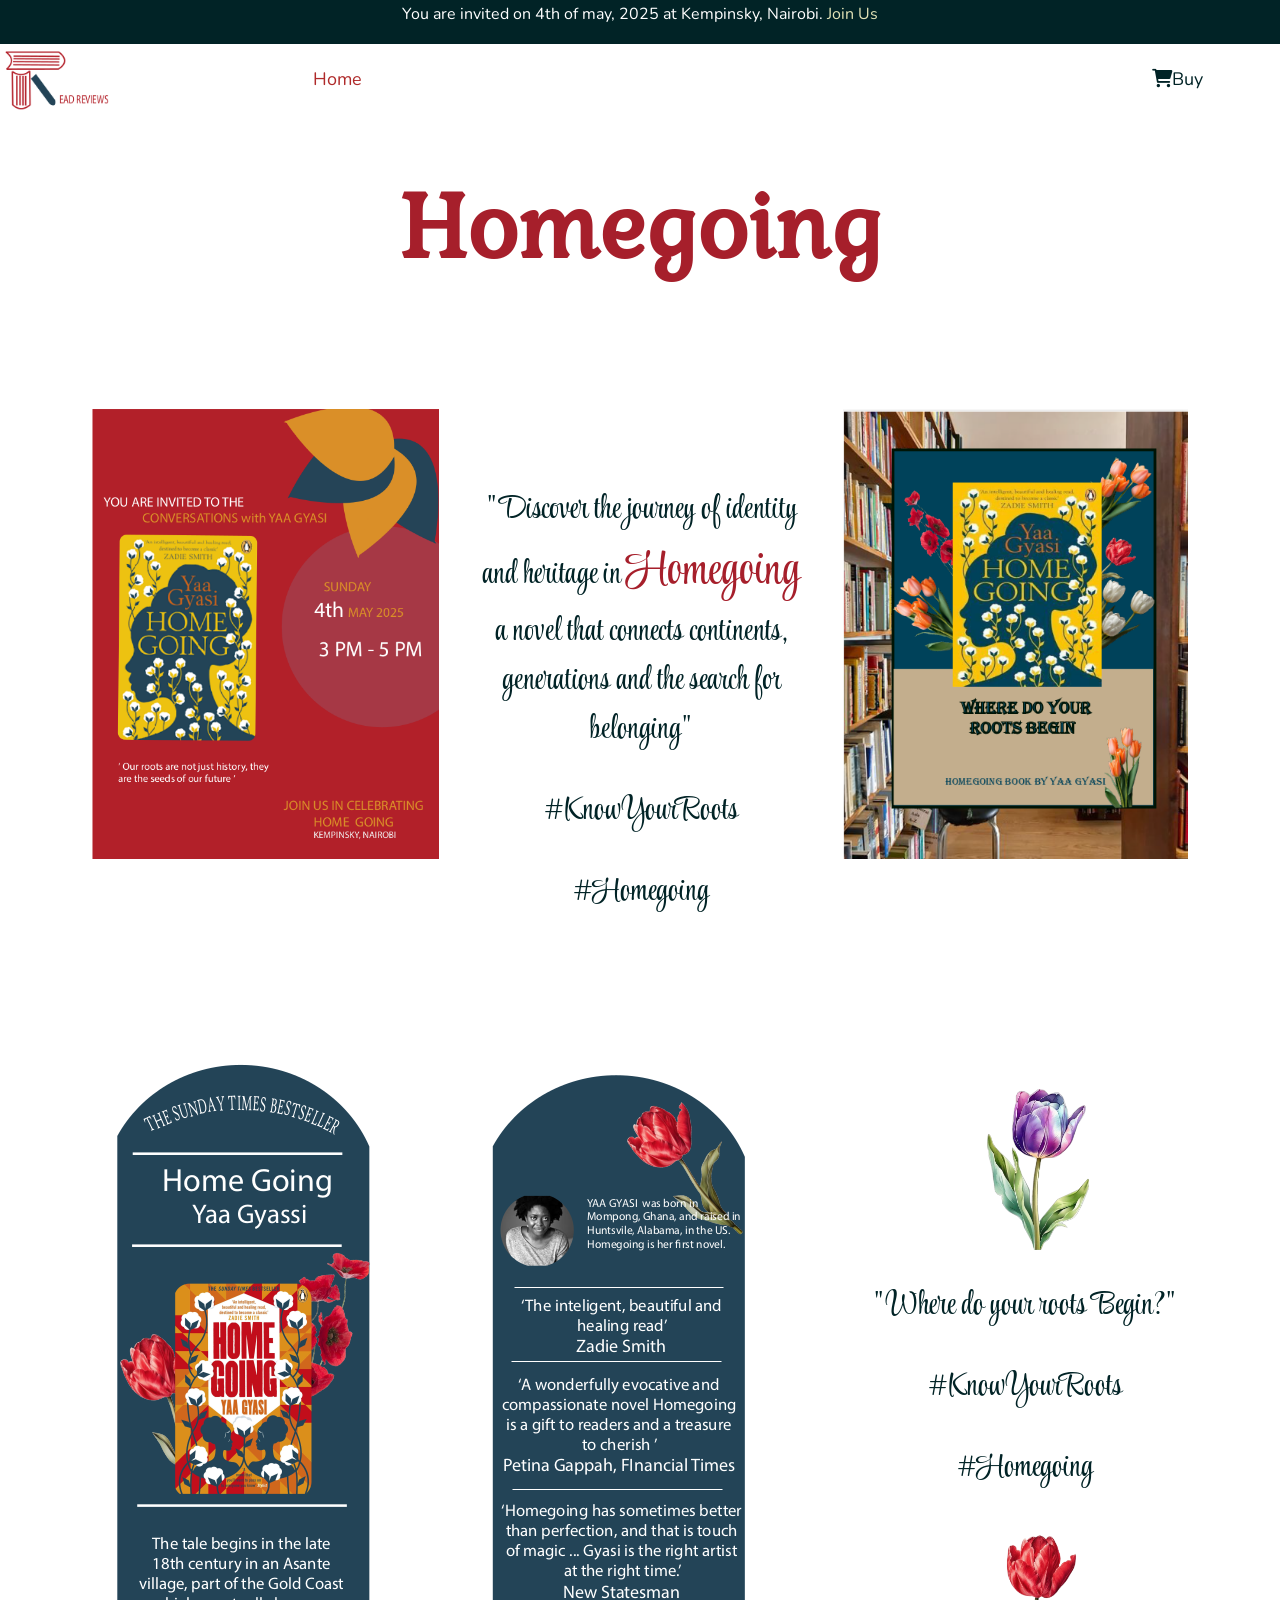
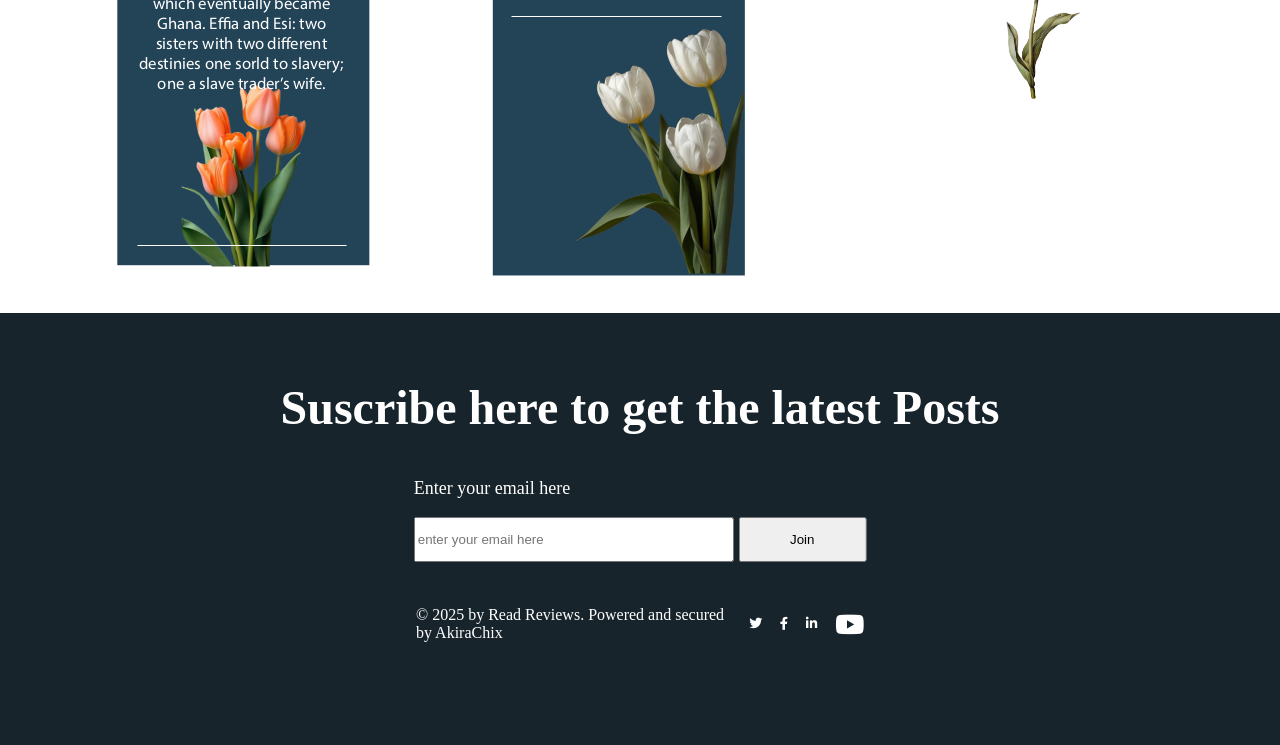
<file: join-us.html>
!DOCTYPE html>
<html lang="en">

<head>
    <meta charset="UTF-8">
    <meta name="viewport" content="width=device-width, initial-scale=1.0">
    <link rel="stylesheet" href="join-us.css">
    <link rel="icon" type="image/x-icon" href="fontsAndImages/logo.png">

    <link rel="stylesheet" href="https://cdnjs.cloudflare.com/ajax/libs/font-awesome/6.0.0-beta3/css/all.min.css">
    <title>Read Review</title>
</head>

<body>

    <div class="navigations">
        <div class="advertisement">
            <p>You are invited on 4th of may, 2025 at Kempinsky, Nairobi. <a href="join_us.html">Join Us</a></p>
        </div>
        <nav>
            <img src="fontsAndImages/logo.png" alt="logo">
            <div class="nav-links">
                <a href="index.html">Home</a>
            </div>
            <a href="https://textbookcentre.com/shop/homegoing-gyasi/?srsltid=AfmBOophGRXbcA2l_uqMnKS12m8nrY77syl3euBDuYIa990D3oJKunfZ"
                class="button"><i class="fa-solid fa-cart-shopping"></i>Buy</a>
        </nav>
    </div>
    <div class="title"> 
        <h1>Homegoing</h1>

    </div>
    <div class="socialmedia-card">
        <div>
            <img src="fontsAndImages/advertisement.png" alt="">
        </div>

        <div class="advertText">
            <p>"Discover the journey of identity and heritage in <span>Homegoing</span>  a novel that connects continents, generations and the search for belonging"</p>
            <p>#KnowYourRoots</p>
            <p>#Homegoing</p>
        </div>
        <div>
            <img src="fontsAndImages/bookp.png" />
        </div>
        
    </div>
    <div class="advert">
        <div class="image">
            <img src="fontsAndImages/book mark.png" />
        </div>
        <div class="advertText">
            <img id="flower2"  src="fontsAndImages/flower2-removebg-preview.png" alt="">
            <p >"Where do your roots Begin?"</p>
            <p>#KnowYourRoots</p>
            <p>#Homegoing</p>
            <img id="flower2" src="fontsAndImages/flower1-removebg-preview.png" alt="">
        </div>
    </div>
   
    <footer>
        <div class="join-us">
            <h2>Suscribe here to get the latest Posts</h2>
            <form action="">
                <label for="email">Enter your email here</label>
                <br>
                <input type="email" name="email" id="email" placeholder="enter your email here">
                <button type="button">Join</button>
            </form>
        </div>
        <div id="socials">
            <p>© 2025 by Read Reviews. Powered and secured by AkiraChix</p>

            <a href="https://x.com/akirachix"><i class="fa-brands fa-twitter"></i></a>
            <a href="https://www.facebook.com/AkiraChix/"><i class="fa-brands fa-facebook-f"></i></a>
            <a href="https://www.linkedin.com/company/akirachix/mycompany/?viewAsMember=true"><i
                    class="fa-brands fa-linkedin-in"></i></a>
            <a href="https://www.youtube.com/@AkiraChixKenya"><i class="fa-brands fa-youtube fa-2xl"></i></a>
        </div>
    </footer>
</body>

</html>
</file>
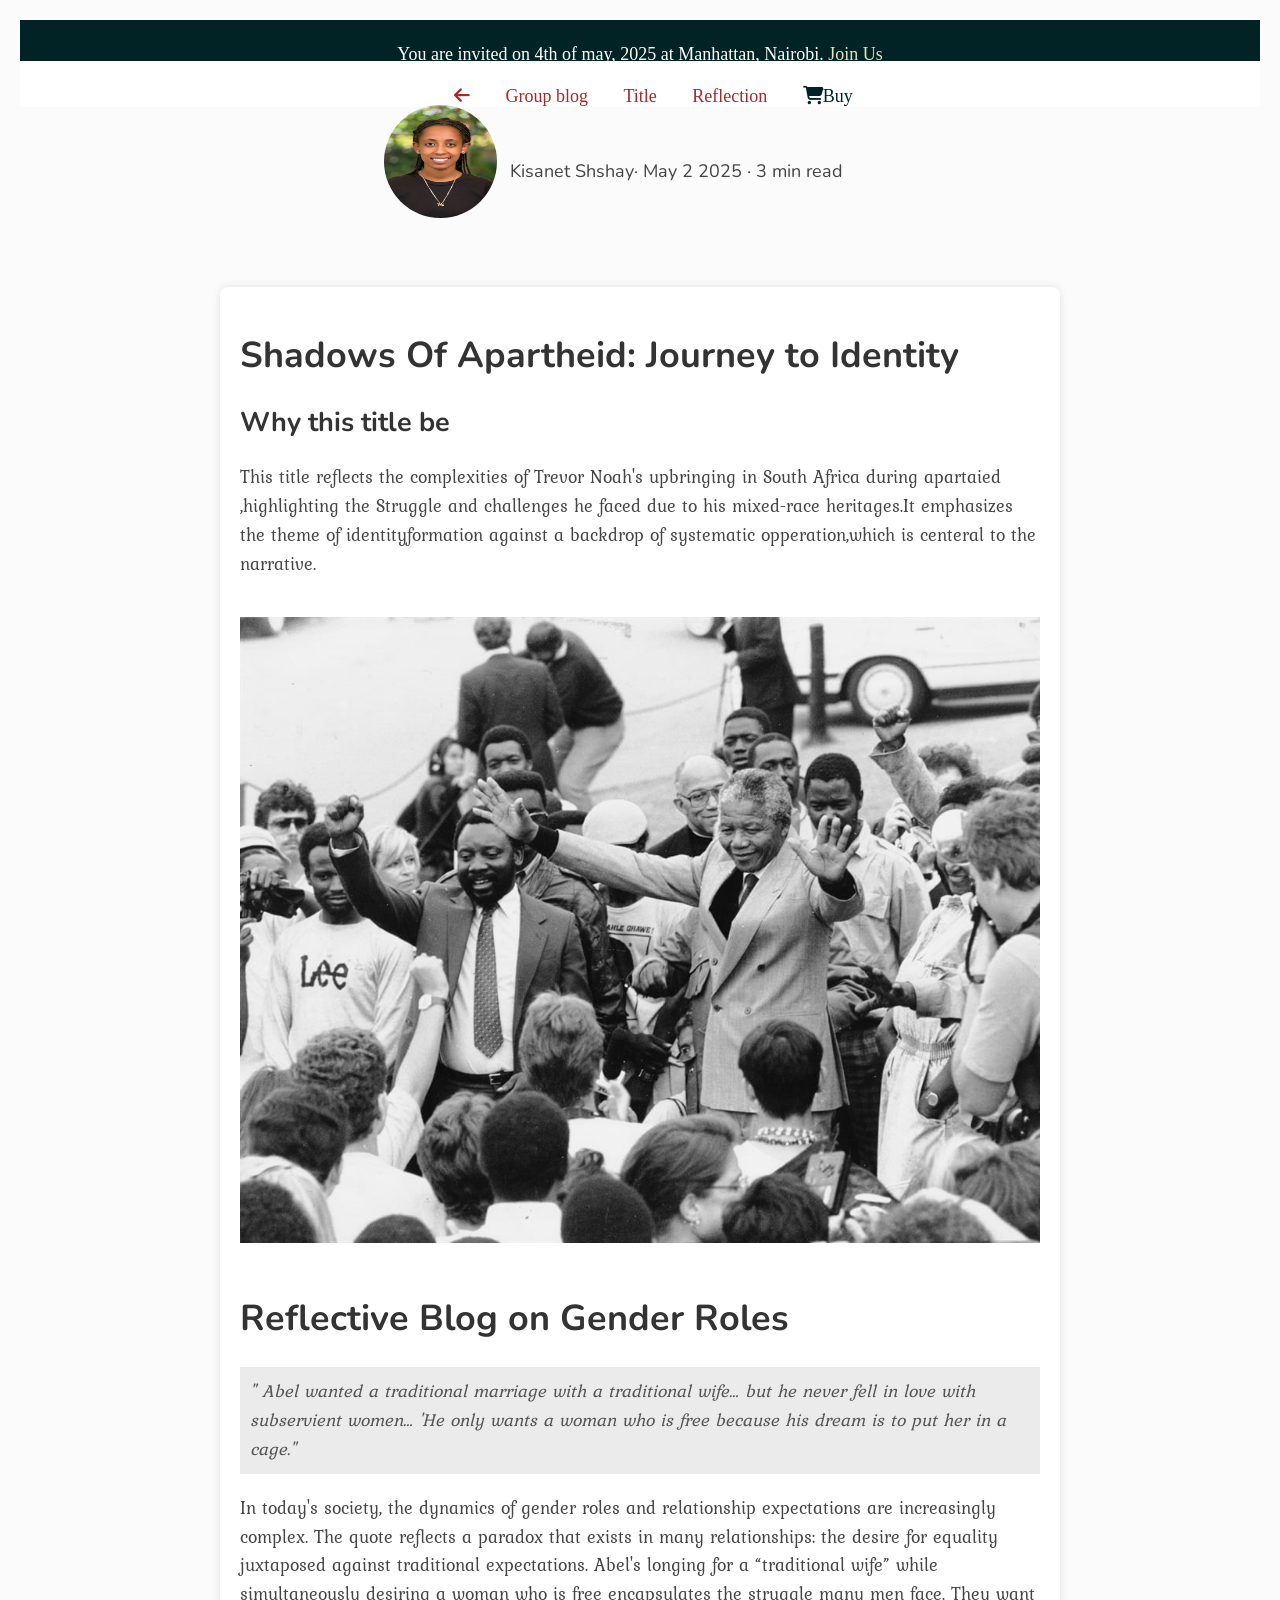
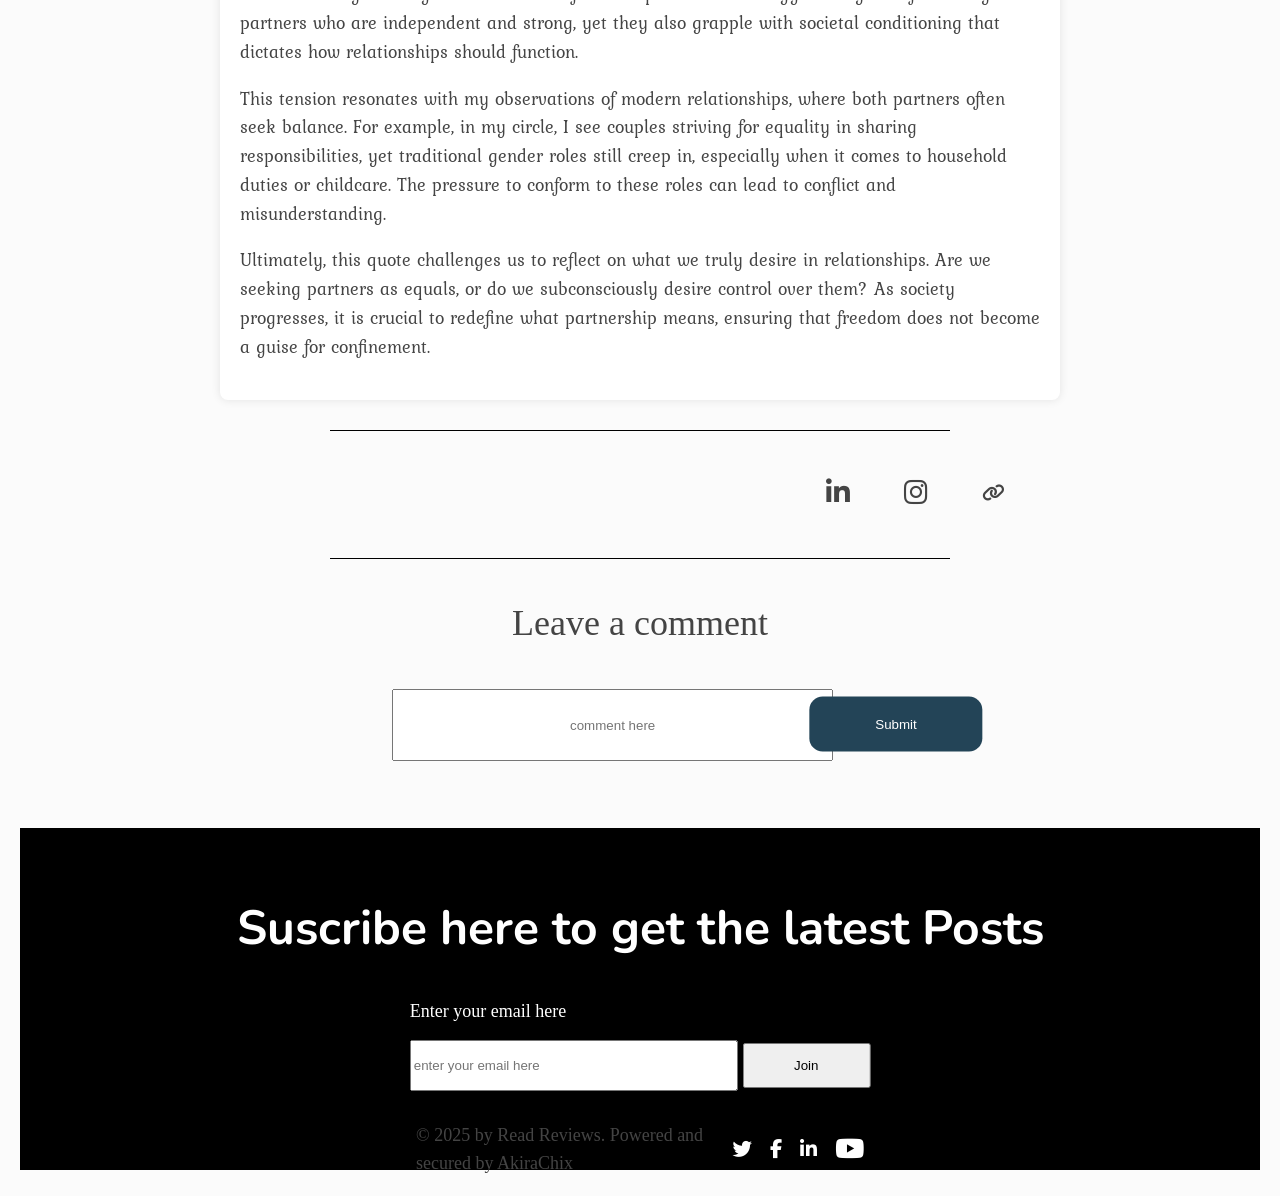
<file: personal-blog.html>
<!DOCTYPE html>
<html lang="en">
<head>
    <meta charset="UTF-8">
    <meta name="viewport" content="width=device-width, initial-scale=1.0">
    <title> book website</title>
    <link rel="stylesheet" href="personal-blog.css">
    <link rel="stylesheet" href="https://cdnjs.cloudflare.com/ajax/libs/font-awesome/6.7.2/css/all.min.css"
        integrity="sha512-Evv84Mr4kqVGRNSgIGL/F/aIDqQb7xQ2vcrdIwxfjThSH8CSR7PBEakCr51Ck+w+/U6swU2Im1vVX0SVk9ABhg=="
        crossorigin="anonymous" referrerpolicy="no-referrer" />

</head>
<body>
    <div class="navigations">
        <div class="advert">


            <p>You are invited on 4th of may, 2025 at Manhattan, Nairobi. <a href="join-us.html">Join Us</a></p>
        </div>
        <nav>
            
            <div class="nav-links">
                <a href="trevor_noah.html"><i class="fa-solid fa-arrow-left"></i></a>
                <a href="https://bookreviewsbookclub.netlify.app/">Group blog</a>
                <a href="#profile" class="hide">Title</a>
                <a href="#reflection" class="hide">Reflection</a>
                <a href="https://textbookcentre.com/shop/homegoing-gyasi/?srsltid=AfmBOophGRXbcA2l_uqMnKS12m8nrY77syl3euBDuYIa990D3oJKunf"
                    class="button"><i class="fa-solid fa-cart-shopping"></i>Buy</a>

            </div>
        </nav>
    </div>
    <div class="body-section">
        <div class="profile" id="profile">
            <img src="fontsAndImages/Akirachix-Headshots-March-2025-6 (1).jpg" alt="Kisanet">
            <p>Kisanet Shshay· May 2 2025 · 3 min read</p>
        </div>
</div>

    <div class="container">
        <h1>Shadows Of Apartheid: Journey to Identity</h1>
        <h2>Why this title be </h2> 
        <p>This title reflects  the complexities of Trevor Noah's upbringing in South Africa during apartaied ,highlighting the Struggle and challenges he faced due to his mixed-race heritages.It emphasizes the theme of identityformation
        against a backdrop of systematic opperation,which is centeral to the narrative. </p>
        
        <img src="fontsAndImages/shadows.jpg" alt="Symbolic Image of Gender Roles" class="responsive-image">

        <h1 id="reflection">Reflective Blog on Gender Roles</h1>
        <p class="quote">" Abel wanted a traditional marriage with a traditional wife… but he never fell in love with subservient women… 'He only wants a woman who is free because his dream is to put her in a cage." </p>
      
       
        <p>In today's society, the dynamics of gender roles and relationship expectations are increasingly complex. The quote reflects a paradox that exists in many relationships: the desire for equality juxtaposed against traditional expectations. Abel's longing for a “traditional wife” while simultaneously desiring a woman who is free encapsulates the struggle many men face. They want partners who are independent and strong, yet they also grapple with societal conditioning that dictates how relationships should function.</p>
        <p>This tension resonates with my observations of modern relationships, where both partners often seek balance. For example, in my circle, I see couples striving for equality in sharing responsibilities, yet traditional gender roles still creep in, especially when it comes to household duties or childcare. The pressure to conform to these roles can lead to conflict and misunderstanding.</p>
        <p>Ultimately, this quote challenges us to reflect on what we truly desire in relationships. Are we seeking partners as equals, or do we subconsciously desire control over them? As society progresses, it is crucial to redefine what partnership means, ensuring that freedom does not become a guise for confinement.</p>
    </div>

    <div class="hr-line"></div>
    <div class="socials">
    
        <p><i class="fa-brands fa-linkedin-in"></i></p>
        <p><i class="fa-brands fa-instagram"></i></p>
        <p><i class="fa-solid fa-link"></i></p>
    </div>
    <div class="hr-line">

    </div>
    <p id="comment">Leave a comment</p>
    <input type="text" placeholder="comment here" id="input">
    <button id="submit">Submit</button>
</div>


    <footer>
        <div class="join-us">
            <h2 id="join-us">Suscribe here to get the latest Posts</h2>
            <form action="">
                <label for="email" >Enter your email here</label>
                <br>
                <input type="email" name="email" id="email" placeholder="enter your email here">
                <button id="button">Join</button>
            </form>
        </div>
        <div id="socials">
            <p>© 2025 by Read Reviews. Powered and secured by AkiraChix</p>
            
            <a href="https://x.com/akirachix"><i class="fa-brands fa-twitter"></i></a>
            <a href="https://www.facebook.com/AkiraChix/"><i class="fa-brands fa-facebook-f"></i></a>
            <a href="https://www.linkedin.com/company/akirachix/mycompany/?viewAsMember=true"><i
             class="fa-brands fa-linkedin-in"></i></a>
            <a href="https://www.youtube.com/@AkiraChixKenya"><i class="fa-brands fa-youtube fa-2xl"></i></a>
        </div>
    </footer>
</file>
<file: join-us.css>
html {
    scroll-behavior: smooth;
}
body {
width: 100vw;    
margin: 0;
    padding: 0;
    overflow-x: hidden;
}
@font-face {
    font-family: nunito;
    src: url(fontsAndImages/Nunito-VariableFont_wght.ttf);
}

@font-face {
    font-family: ku;
    src: url(fontsAndImages/Kurale-Regular.ttf);
}

@font-face {
    font-family: script;
    src: url(fontsAndImages/StyleScript-Regular.ttf
);
}

@font-face {
    font-family: prof;
    src: url(fontsAndImages/Dosis/Dosis-VariableFont_wght.ttf);
}

.navigations {
    font-family: nunito;
    position: absolute;
    top: -1.7vh;
    z-index: 2;
    width: 100vw;
    position: fixed;

}

.advertisement{
    text-align: center;
    height: 4vh;
    background-color: #012326;
    color: white;
    padding: 0.2%;

    p {
        align-items: center;
    }

    a {
        text-decoration: none;
        color: #e3e4b8;
    }
}




nav {
    margin: auto;
    display: flex;
    align-items: center;
    gap: 13vw;
    background-color: white;

    img {
        height: 70px;
    }

    a {
        margin-left: 5%;
        text-decoration: none;
        color: rgb(175, 42, 42);
        font-size: large;

    }

}

.button {
    cursor: pointer;
    color: #012326;
    width: 7vw;
}

.button:hover {
    background-color: transparent;
    color: #A61F2B;
}

nav a:hover {
    color: #234457;
}

.nav-links {
    width: 50%;
}

.title{
    margin: 15vh auto 5vh;
    font-size: xxx-large;
    font-family: ku;
    text-align: center;
    color: #A61F2B;
}

.advert{
    margin-top: 5vh;
    display: flex;
    justify-content: space-evenly;

 }
 .advertText{
    text-align: center;
    margin-top: 5vh;
    font-size: xx-large;
    font-family: script;
    color: #012326;
    width: 25vw;
    span{
color: #A61F2B;  
font-size: xxx-large;  }

 }

 .socialmedia-card img{
height: 50vh;
 }
 #flower{
    position: absolute;
    width: 7vw;
    transform: rotate(30deg);
    right: 9vw;
    z-index: -1;
 }
 #flower2{
    margin-left: 8%;
    width: 8vw;
 }

 
 .socialmedia-card{
    display: flex;
    justify-content: space-evenly;
    padding: 50px;
 
 
 }
 
footer {
    padding-top: 3vh;
    height: 35vh;
    width: 100vw;
    background-color: #17242b;

    a {
        color: white;
        font-size: small;
    }

    h2 {
        font-size: xxx-large;
        color: white;
        text-align: center;
    }

}

#socials {
    width: 35vw;
    position: absolute;
    gap: 4%;
    left: 50%;
    padding-top: 33vh;
    transform: translate(-50%, -50%);
    color: white;
    display: flex;
    align-items: center;
}

form{
    position: absolute;
    transform: translate(-50%, -50%);
    left: 50vw;
    padding-top: 10vh;
    font-size: large;
    color: white;
}
.join-us input{
    margin-top: 2vh;
    width: 25vw;
    height: 5vh;
}
.join-us button{
    cursor: pointer;
    width: 10vw;
    height: 5vb;
}
.join-us button:hover{
    background-color: #234457;
    color: white;
}

@media (max-width: 750px) {
    .navigations{
        width: 100vw;
        a{
            font-size: small;
        }
        
    }
    .advertisement{
        width: 100vw;
        height: 6vh;
        font-size: x-small;
        a{
            font-size: small;
        }
    }
    .title{
        font-size: large;
    }
    .socialmedia-card{
flex-direction: column;        
    }
    .advertText{
        font-size: large;
        width: 80vw;
        span{
            font-size: x-large;
        }
    }
    .advert{
        flex-direction: column;
        img{
margin-left: 5vw;            height: 50vh

        }
    }
    #flower2{
        width: 20vw;
        height: auto;
    }
    footer{
        h2{
            font-size: large;
        }
    }
    #socials{
        p{
            font-size: x-small;
        }
        width: 90vw;
    }


}

@media (min-width: 751px) and (max-width:999px) {
    .navigations{
        padding-left: 10v;
        a{
            font-size: medium;
        }
    }

    .advertisement{
        width: 100vw;
        height: 4vh;
    }
    .title{
        font-size: large;
    }
    .socialmedia-card{
flex-direction: column;
img{
    margin-left: 5vw;
}
    }
    .advertText{
        font-size: large;
        width: 80vw;
        span{
            font-size: x-large;
        }
    }
    .advert{
        flex-direction: column;
        img{
margin-left: 20vw;         
   height: 50vh

        }
    }
    #flower2{
        width: 20vw;
        height: auto;
    }
    footer{
        h2{
            font-size: large;
        }
    }
    #socials{
        p{
            font-size: x-small;
        }
        width: 90vw;
    }


}

@media (min-width: 1000px) and (max-width:1300px){
body{
    overflow-x: hidden;
}
.advertisement{
    height: 6vh;
}
footer{
    height: 45vh;
    width: 100vw;
}
}
</file>
<file: personal-blog.css>
body {
    overflow-x: hidden;
    margin: 0;
    padding: 0;
    font-size: 18px;
}
@font-face {
    font-family: nunito;
    src: url(fontsAndImages/Nunito-VariableFont_wght.ttf);
}

@font-face {
    font-family: ku;
    src: url(fontsAndImages/Kurale-Regular.ttf);
}

@font-face {
    font-family: script;
    src: url(fontsAndImages/StyleScript-Regular.ttf
);
}

@font-face {
    font-family: prof;
    src: url(fontsAndImages/Dosis/Dosis-VariableFont_wght.ttf);
}

body {

    padding: 20px;
    background-color: rgba(128, 128, 128, 0.027);
}

.container {
    max-width: 800px;
    margin: auto;
    background: white;
    padding: 20px;
    border-radius: 8px;
    box-shadow: 0 0 10px rgba(0, 0, 0, 0.1);
    margin-top: -9%;
    font-family:ku;
}

h1 {
    color: #333;
    font-family:nunito;
}
h2{
    color: #333;
    font-family:nunito;
}   

.quote {
    font-style: italic;
    color: #555;
    margin-bottom: 20px;
    background-color:rgba(128, 128, 128, 0.158);
    padding: 10px;
}

p {
    line-height: 1.6;
    color: #444;
}


.responsive-image {
    width: 100%;
    height: 10%;
    margin: 20px 0;
}
.navigation{
    font-family: nunito;
    position: absolute;
    top: -1.7vh;
    z-index: 2;
    width: 100vw;
    position: fixed;
    
    }
    
    .advert p{
        color: white;
    
        
    
    }
    .advert {
    text-align: center;
    height: 4vh;
    background-color: #012326;
    color: white;
    padding: 0.2%;
    
    p {
        align-items: center;

    }
    
    a {
        text-decoration: none;
        color: #e3e4b8;
    }
    }

    
    nav {
    
    margin: auto;
    display: flex;
    align-items: center;
    justify-content: center;
    gap: 13vw;
    background-color: white;
    
    img {
        height: 70px;
    }
    
    a {
        margin-left: 5%;
        text-decoration: none;
        color:rgb(165, 42, 42);
        font-size: large;
    
    }
    
    }
    
    .button {
    cursor: pointer;
    right: 4vw;
    color: #012326;
    width: 7vw;
    }
    
    .button:hover {
    background-color: transparent;
    color: #A61F2B;
    }
    
    nav a:hover {
    color: #234457;
    }
    
    .nav-links {
    width: 50%;
    margin-top: 2%;
    margin-left: 15%;
    }
    
    .body-section{
        width: 40vw;
        margin: 20vh auto;
        margin-top: 9%;
    }
    .profile{
        font-family: nunito;
        align-items: center;
        display: flex;
        img{
            border-radius: 10cm;
            width: 3cm;
            height:3cm;
            margin-top: -3cm;
    
        }
        gap: 1vw;
        p{
            margin-top: -2cm;
        }
     }
     footer {
        padding-top: 3vh;
        height: 35vh;
        width: 100%;
        background-color:black;
    
        a {
            color: white;
            font-size: small;
        }
    
        h2 {
            font-size: xxx-large;
            color: white;
            text-align: center;
        }
    
    }
    
    #socials {
        width: 35vw;
        position: absolute;
        gap: 4%;
        left: 50%;
        padding-top: 33vh;
        transform: translate(-50%, -50%);
        color: white;
        display: flex;
        align-items: center;
    }
    
    form{
        position: absolute;
        transform: translate(-50%, -50%);
        left: 50vw;
        padding-top: 10vh;
        font-size: large;
        color: white;
    }
    .join-us input{
        margin-top: 2vh;
        width: 25vw;
        height: 5vh;
        cursor: pointer;
    }
    #button{
        
        width: 10vw;
        height: 5vb;
    
    }
    #button:hover{
        background-color: #234457;
        color: white;
        
    }

     .fa-brands{
        text-align: center;
        font-size: 1.5em;
      
     }
     .fa-brands{
        text-align: center;
        font-size: 1.5em;
      
     }
     
     .fa-brands{
        text-align: center;
        font-size: 1.5em;
      
     }
     .socials{
        display: flex;
        gap: 3em;
        margin-left: 65%;
       
       a{
        color: rgb(34, 32, 32);
    
       }}
     
     
     .hr-line{
        position: relative;
        max-width: 50%;
        margin: 30px auto;
        height: 1px;
        background-color: black;
     }


     #comment{
        font-size: 2em;
        text-align: center;
     }
     #input{
        width: 30vw;
            text-align: center;
            padding: 2em;
            margin-bottom:5em;
            margin-left: 30%;
          
         }
         #submit{
            position: absolute;
            left: 70%;
            transform: translate(-50%, -50%);
            padding: 1.5em;
            width: 13em;
            background-color: #234457;
            border: none;
            border-radius: 1em;
            margin-top: 2.6em;
            text-align: center;
            cursor: pointer;
            color: white;
           
         }
         #submit:hover{
            background-color: #A61F2B;
            color: white
         }


    @media (max-width:430px) and (min-width:0px) {
        footer {
            h2 {
                font-size: medium;
                font-weight: lighter;
                margin-bottom: 5vh;
            }
        }
        .join-us {
            width: 80vw;
            font-weight: lighter;
        }
        label {
            font-size: x-small;
            padding-top: 3vh;
        }
        #socials {
            margin-top: 3vh;
            align-items: center;
            text-align: center;
            width: 100vw;
            font-size: xx-small;
            margin-left:4%;
        }
        .join-us input {
            margin-top: 4vh;
            width: 50vw;
        }
        .join-us button {
            margin-top: 3vh;
            margin-left: 10vw;
            width: 32vw;
        }
        .fa-brands {
            font-size: x-small;
        }
        .container {
            max-width: 800px;
            margin: auto;
            background: white;
            padding: 20px;
            border-radius: 8px;
            box-shadow: 0 0 10px rgba(0, 0, 0, 0.1);
            margin-top: -39%;
        }
        .body-section{
            width: 40vw;
            margin: 20vh auto;
            margin-top: 37%;
        }
        .profile{
            font-family: nunito;
            align-items: center;
            display: flex;
            img{
                border-radius: 10cm;
                width: 3cm;
                height:3cm;
                margin-top: -3cm;
        
            }
            gap: 4vw;
            p{
                margin-top: -2cm;
            }
         }
         #comment{
            font-size: 2em;
            text-align: center;
         }
         #input{
            width: 30vw;
                text-align: center;
                padding: 2em;
                margin-bottom:5em;
                margin-left: 20%;
              
             }
             #submit{
                position: absolute;
                left: 80%;
                transform: translate(-50%, -50%);
                padding: 1.5em;
                width: 7em;
                background-color: #234457;
                border: none;
                border-radius: 1em;
                margin-top: 2.6em;
                text-align: center;
                cursor: pointer;
                color: white;
               
             }

             .socials{
                display: flex;
                gap: 3em;
                margin-left: 28%;
               
               a{
                color: rgb(34, 32, 32);
            
               }}
               .advert p{
                color: white;
                margin-top: 2%;
            
            }
            
        }
</file>
